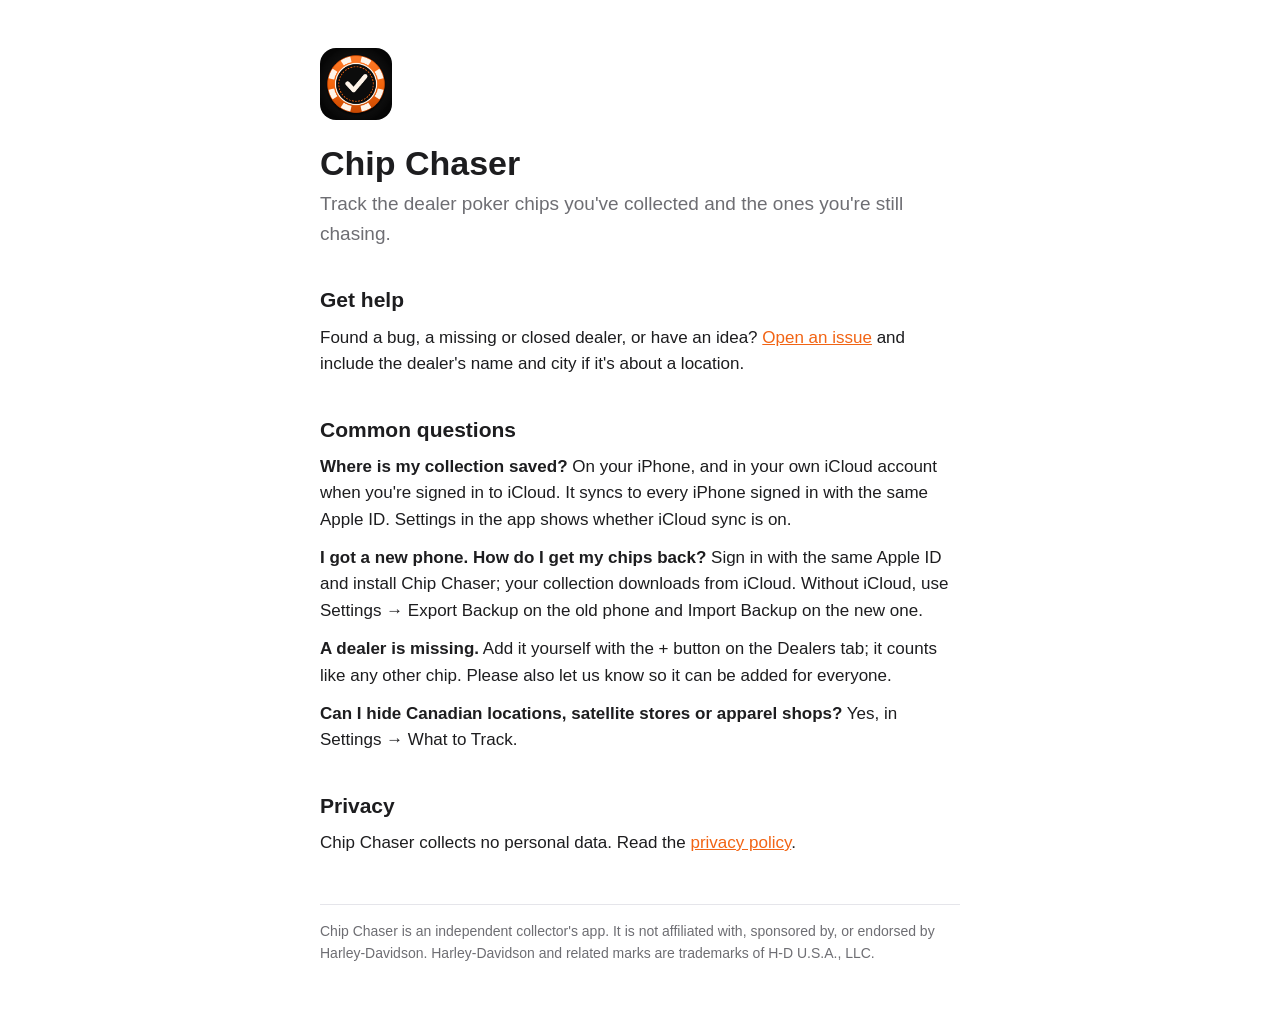
<file: docs/index.html>
<!doctype html>
<html lang="en">
<head>
<meta charset="utf-8">
<meta name="viewport" content="width=device-width, initial-scale=1">
<title>Chip Chaser Support</title>
<link rel="stylesheet" href="style.css">
</head>
<body>
<main>
<img class="icon" src="icon.png" alt="Chip Chaser app icon">
<h1>Chip Chaser</h1>
<p class="lede">Track the dealer poker chips you've collected and the ones you're still chasing.</p>

<h2>Get help</h2>
<p>Found a bug, a missing or closed dealer, or have an idea? <a href="https://github.com/NikhilMath/Chip-Chaser/issues/new">Open an issue</a> and include the dealer's name and city if it's about a location.</p>

<h2>Common questions</h2>
<p><strong>Where is my collection saved?</strong> On your iPhone, and in your own iCloud account when you're signed in to iCloud. It syncs to every iPhone signed in with the same Apple ID. Settings in the app shows whether iCloud sync is on.</p>
<p><strong>I got a new phone. How do I get my chips back?</strong> Sign in with the same Apple ID and install Chip Chaser; your collection downloads from iCloud. Without iCloud, use Settings → Export Backup on the old phone and Import Backup on the new one.</p>
<p><strong>A dealer is missing.</strong> Add it yourself with the + button on the Dealers tab; it counts like any other chip. Please also let us know so it can be added for everyone.</p>
<p><strong>Can I hide Canadian locations, satellite stores or apparel shops?</strong> Yes, in Settings → What to Track.</p>

<h2>Privacy</h2>
<p>Chip Chaser collects no personal data. Read the <a href="privacy.html">privacy policy</a>.</p>

<footer>Chip Chaser is an independent collector's app. It is not affiliated with, sponsored by, or endorsed by Harley-Davidson. Harley-Davidson and related marks are trademarks of H-D U.S.A., LLC.</footer>
</main>
</body>
</html>
</file>
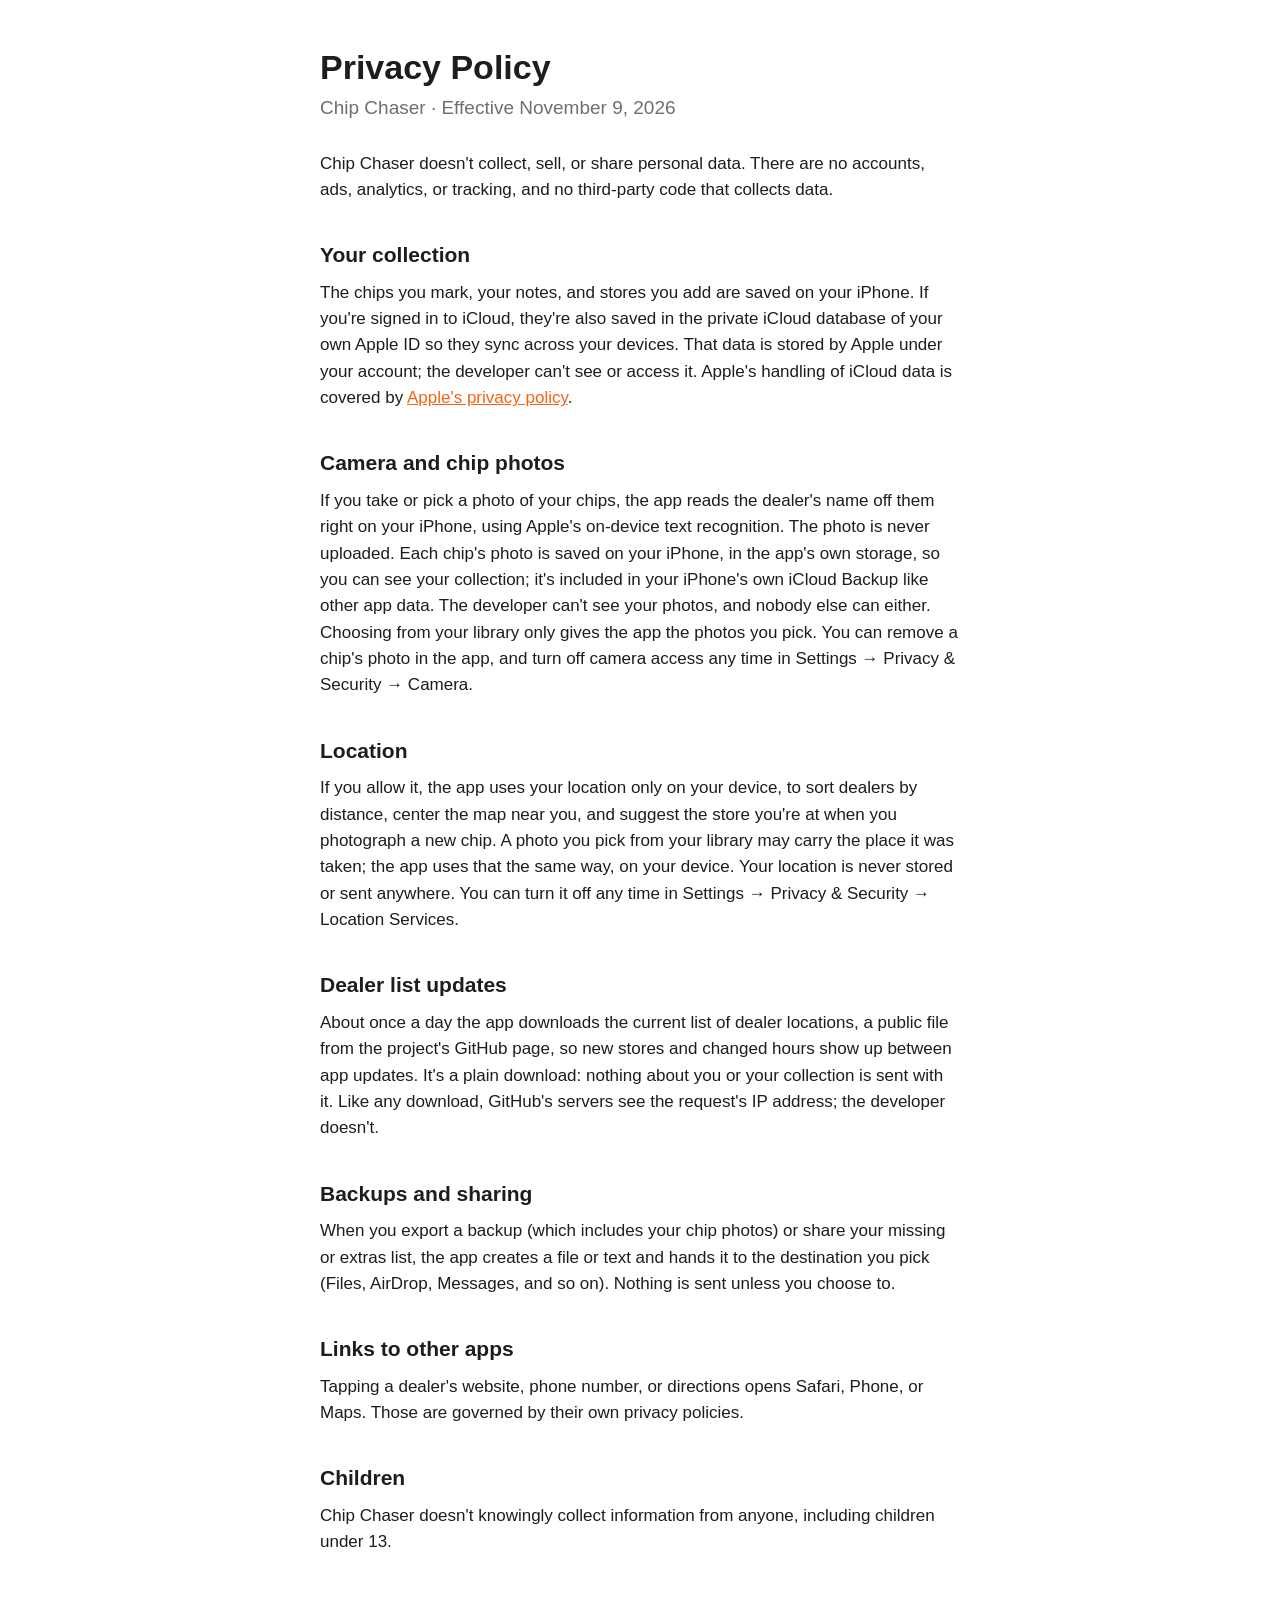
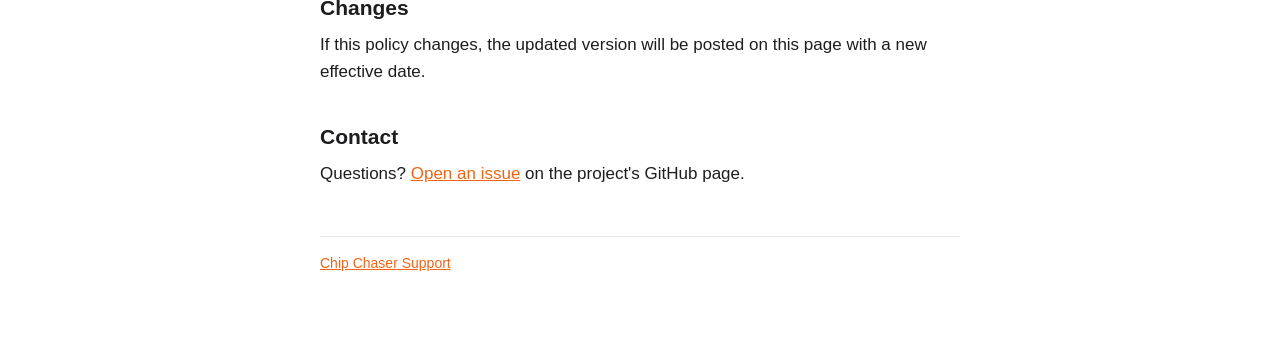
<file: docs/privacy.html>
<!doctype html>
<html lang="en">
<head>
<meta charset="utf-8">
<meta name="viewport" content="width=device-width, initial-scale=1">
<title>Chip Chaser Privacy Policy</title>
<link rel="stylesheet" href="style.css">
</head>
<body>
<main>
<h1>Privacy Policy</h1>
<p class="lede">Chip Chaser · Effective November 9, 2026</p>

<p>Chip Chaser doesn't collect, sell, or share personal data. There are no accounts, ads, analytics, or tracking, and no third-party code that collects data.</p>

<h2>Your collection</h2>
<p>The chips you mark, your notes, and stores you add are saved on your iPhone. If you're signed in to iCloud, they're also saved in the private iCloud database of your own Apple ID so they sync across your devices. That data is stored by Apple under your account; the developer can't see or access it. Apple's handling of iCloud data is covered by <a href="https://www.apple.com/legal/privacy/">Apple's privacy policy</a>.</p>

<h2>Camera and chip photos</h2>
<p>If you take or pick a photo of your chips, the app reads the dealer's name off them right on your iPhone, using Apple's on-device text recognition. The photo is never uploaded. Each chip's photo is saved on your iPhone, in the app's own storage, so you can see your collection; it's included in your iPhone's own iCloud Backup like other app data. The developer can't see your photos, and nobody else can either. Choosing from your library only gives the app the photos you pick. You can remove a chip's photo in the app, and turn off camera access any time in Settings → Privacy &amp; Security → Camera.</p>
<h2>Location</h2>
<p>If you allow it, the app uses your location only on your device, to sort dealers by distance, center the map near you, and suggest the store you're at when you photograph a new chip. A photo you pick from your library may carry the place it was taken; the app uses that the same way, on your device. Your location is never stored or sent anywhere. You can turn it off any time in Settings → Privacy &amp; Security → Location Services.</p>

<h2>Dealer list updates</h2>
<p>About once a day the app downloads the current list of dealer locations, a public file from the project's GitHub page, so new stores and changed hours show up between app updates. It's a plain download: nothing about you or your collection is sent with it. Like any download, GitHub's servers see the request's IP address; the developer doesn't.</p>

<h2>Backups and sharing</h2>
<p>When you export a backup (which includes your chip photos) or share your missing or extras list, the app creates a file or text and hands it to the destination you pick (Files, AirDrop, Messages, and so on). Nothing is sent unless you choose to.</p>

<h2>Links to other apps</h2>
<p>Tapping a dealer's website, phone number, or directions opens Safari, Phone, or Maps. Those are governed by their own privacy policies.</p>

<h2>Children</h2>
<p>Chip Chaser doesn't knowingly collect information from anyone, including children under 13.</p>

<h2>Changes</h2>
<p>If this policy changes, the updated version will be posted on this page with a new effective date.</p>

<h2>Contact</h2>
<p>Questions? <a href="https://github.com/NikhilMath/Chip-Chaser/issues/new">Open an issue</a> on the project's GitHub page.</p>

<footer><a href="index.html">Chip Chaser Support</a></footer>
</main>
</body>
</html>
</file>
<file: docs/style.css>
:root { --bg: #ffffff; --text: #1d1d1f; --muted: #6e6e73; --accent: #f26414; --rule: #e5e5ea; }
@media (prefers-color-scheme: dark) { :root { --bg: #000000; --text: #f5f5f7; --muted: #a1a1a6; --accent: #ff7a2e; --rule: #2c2c2e; } }
* { box-sizing: border-box; }
body { margin: 0; background: var(--bg); color: var(--text); font: 17px/1.55 -apple-system, BlinkMacSystemFont, "Segoe UI", sans-serif; }
main { max-width: 680px; margin: 0 auto; padding: 48px 20px 64px; }
h1 { font-size: 34px; line-height: 1.15; margin: 0 0 6px; }
h2 { font-size: 21px; margin: 36px 0 8px; }
p, li { margin: 0 0 12px; }
.lede { color: var(--muted); font-size: 19px; margin-bottom: 28px; }
a { color: var(--accent); }
.icon { width: 72px; height: 72px; border-radius: 16px; margin-bottom: 16px; }
footer { margin-top: 48px; padding-top: 16px; border-top: 1px solid var(--rule); color: var(--muted); font-size: 14px; }
</file>
